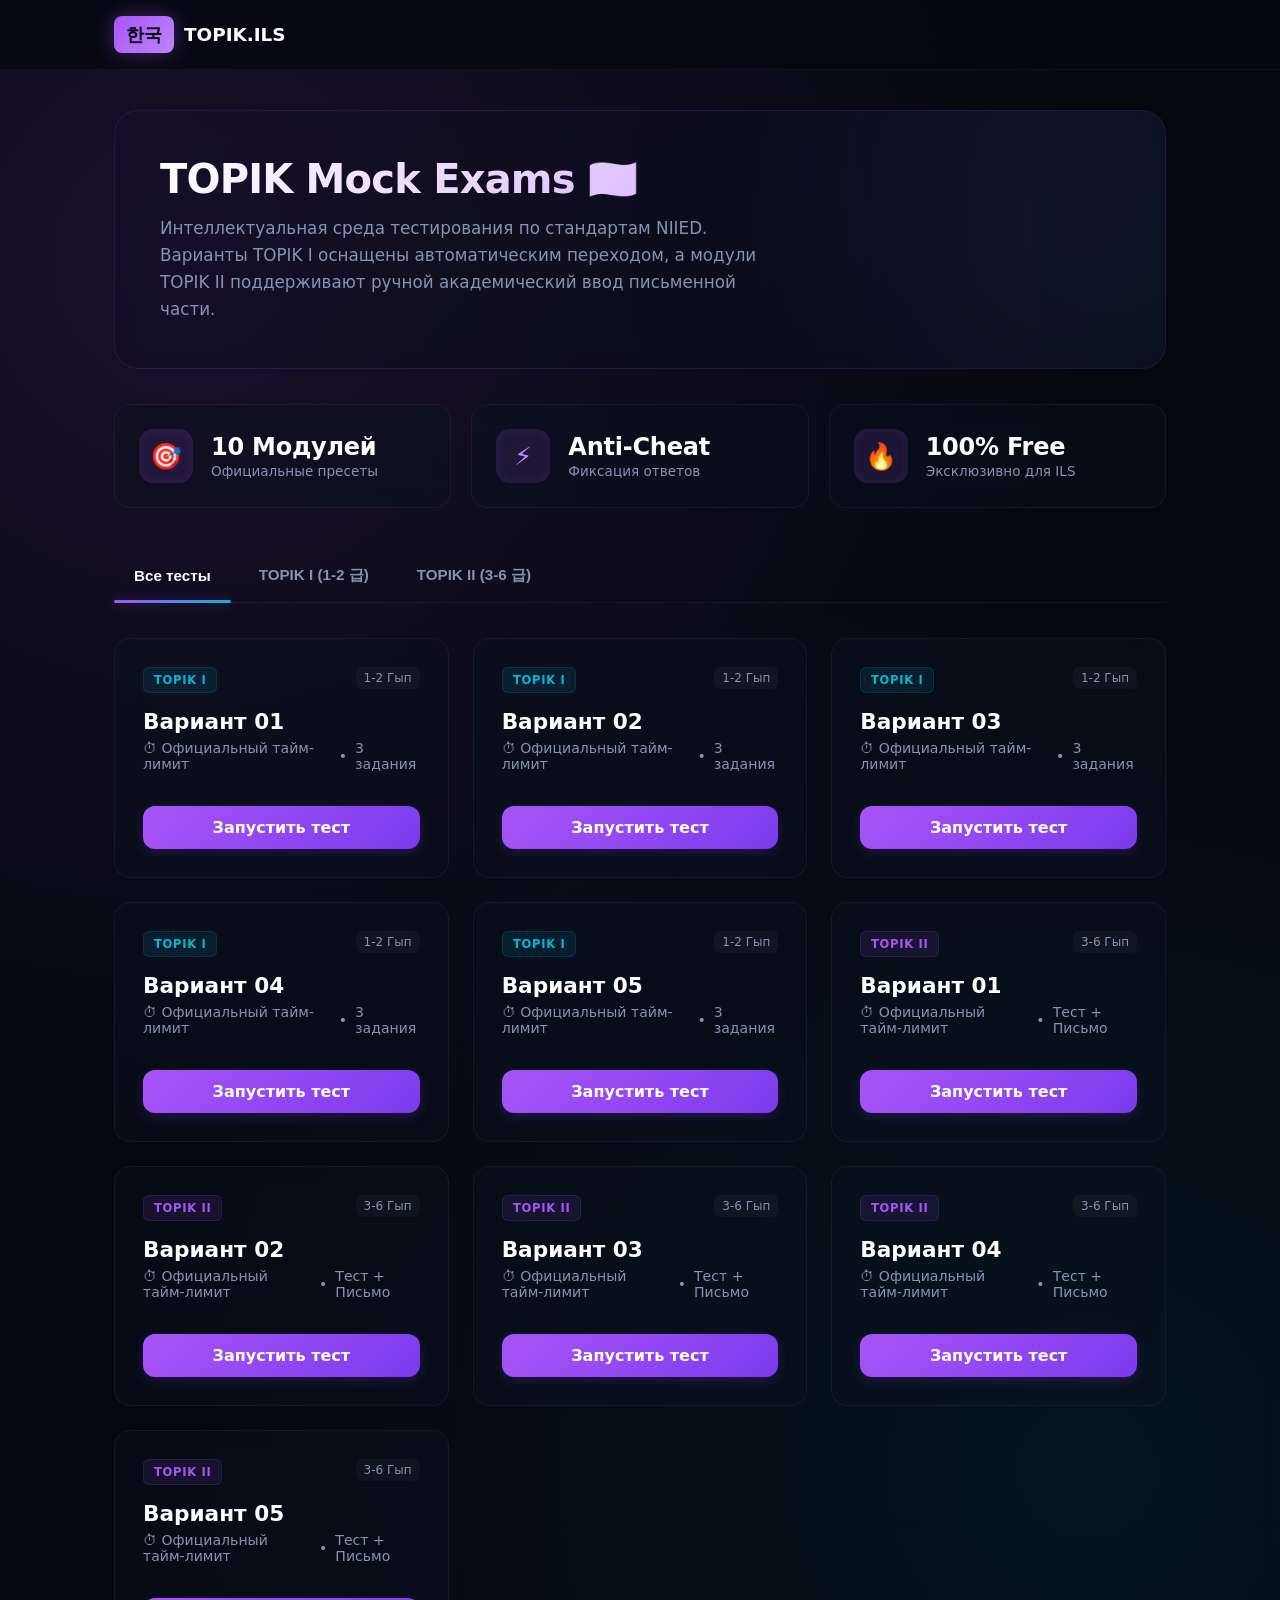
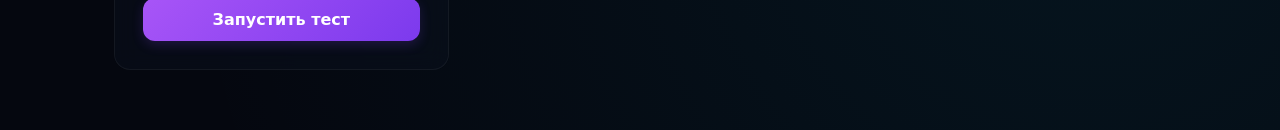
<file: index.html>
<!DOCTYPE html>
<html lang="ru">
<head>
  <meta charset="UTF-8">
  <meta name="viewport" content="width=device-width, initial-scale=1.0">
  <title>Панель управления TOPIK · ILS Ultimate</title>
  <style>
    /* Премиальная дизайн-система нового поколения */
    :root {
      --primary: #a855f7;
      --primary-glow: rgba(168, 85, 247, 0.35);
      --cyan: #06b6d4;
      --cyan-glow: rgba(6, 182, 212, 0.25);
      --bg-main: #05070f;
      --bg-card: rgba(13, 18, 33, 0.45);
      --border: rgba(255, 255, 255, 0.05);
      --border-hover: rgba(168, 85, 247, 0.4);
      --text-main: #f3f4f6;
      --text-muted: #8892b0;
      --radius-lg: 24px;
      --radius-md: 16px;
    }

    * { box-sizing: border-box; margin: 0; padding: 0; transition: all 0.25s cubic-bezier(0.4, 0, 0.2, 1); }

    body {
      background-color: var(--bg-main);
      background-image: 
        radial-gradient(circle at 15% 15%, rgba(168, 85, 247, 0.12) 0%, transparent 50%),
        radial-gradient(circle at 85% 85%, rgba(6, 182, 212, 0.08) 0%, transparent 50%);
      font-family: system-ui, -apple-system, BlinkMacSystemFont, 'Segoe UI', Roboto, sans-serif;
      color: var(--text-main);
      min-height: 100vh;
      padding-bottom: 60px;
    }

    .container { max-width: 1100px; margin: 0 auto; padding: 0 24px; }

    /* Верхнее меню (Верхний стеклянный Хедер) */
    .site-header {
      background: rgba(5, 7, 15, 0.75);
      backdrop-filter: blur(20px);
      -webkit-backdrop-filter: blur(20px);
      border-bottom: 1px solid var(--border);
      position: sticky;
      top: 0;
      z-index: 100;
      padding: 16px 0;
    }
    .header-inner { display: flex; justify-content: space-between; align-items: center; }
    .logo { display: flex; align-items: center; gap: 10px; text-decoration: none; color: #fff; font-weight: 700; font-size: 1.15rem; }
    
    .logo-kor {
      background: linear-gradient(135deg, var(--primary), #c084fc);
      color: #05070f;
      font-weight: 800;
      padding: 6px 12px;
      border-radius: 8px;
      box-shadow: 0 0 20px var(--primary-glow);
    }

    /* Приветственный блок Кибер-Премиум */
    .welcome-hero {
      background: linear-gradient(135deg, rgba(20, 15, 38, 0.6), rgba(9, 13, 26, 0.7));
      border: 1px solid rgba(168, 85, 247, 0.15);
      border-radius: var(--radius-lg);
      padding: 45px;
      margin-top: 40px;
      margin-bottom: 35px;
      position: relative;
      overflow: hidden;
      backdrop-filter: blur(10px);
    }
    .welcome-hero::after {
      content: ''; position: absolute; top: -30%; right: -10%; width: 350px; height: 350px;
      background: linear-gradient(135deg, var(--primary), var(--cyan)); filter: blur(140px); opacity: 0.15; pointer-events: none;
    }
    .welcome-hero h1 {
      font-size: 2.5rem; font-weight: 850; letter-spacing: -0.02em;
      background: linear-gradient(135deg, #ffffff, #c084fc); -webkit-background-clip: text; -webkit-text-fill-color: transparent;
      margin-bottom: 12px;
    }

    /* Прокачанная статистика */
    .stats-grid {
      display: grid; grid-template-columns: repeat(auto-fit, minmax(240px, 1fr)); gap: 20px; margin-bottom: 45px;
    }
    .stat-card {
      background: var(--bg-card); border: 1px solid var(--border); border-radius: var(--radius-md);
      padding: 24px; display: flex; align-items: center; gap: 18px; backdrop-filter: blur(12px);
    }
    .stat-card:hover { border-color: rgba(255, 255, 255, 0.1); transform: translateY(-2px); }
    .stat-icon {
      font-size: 1.6rem; background: rgba(168, 85, 247, 0.12); width: 54px; height: 54px;
      display: flex; align-items: center; justify-content: center; border-radius: 14px; color: #c084fc;
      box-shadow: inset 0 0 12px rgba(168, 85, 247, 0.1);
    }
    .stat-val { font-size: 1.5rem; font-weight: 750; color: #fff; letter-spacing: -0.01em; }
    .stat-lbl { font-size: 0.85rem; color: var(--text-muted); margin-top: 2px; }

    /* Таб-фильтр уровней */
    .filter-tabs { display: flex; gap: 8px; margin-bottom: 35px; border-bottom: 1px solid var(--border); padding-bottom: 4px; }
    
    .filter-btn {
      background: transparent; border: none; color: var(--text-muted); font-size: 0.95rem; font-weight: 600;
      padding: 12px 20px; cursor: pointer; position: relative; border-radius: 8px;
    }
    .filter-btn:hover { color: #fff; background: rgba(255, 255, 255, 0.03); }
    .filter-btn.active { color: #fff; }
    .filter-btn.active::after {
      content: ''; position: absolute; bottom: -5px; left: 0; right: 0; height: 3px;
      background: linear-gradient(90deg, var(--primary), var(--cyan)); border-radius: 3px;
      box-shadow: 0 0 12px var(--primary-glow);
    }

    /* Мощная сетка карточек */
    .variants-grid {
      display: grid; grid-template-columns: repeat(auto-fill, minmax(280px, 1fr)); gap: 24px;
    }
    .variant-card {
      background: var(--bg-card); border: 1px solid var(--border); border-radius: var(--radius-md);
      padding: 28px; position: relative; overflow: hidden; backdrop-filter: blur(12px);
      display: flex; flex-direction: column; justify-content: space-between; min-height: 240px;
    }
    .variant-card:hover {
      border-color: var(--border-hover); transform: translateY(-6px);
      box-shadow: 0 15px 35px rgba(168, 85, 247, 0.12), inset 0 0 20px rgba(168, 85, 247, 0.05);
    }
    
    .card-header-zone { display: flex; justify-content: space-between; align-items: flex-start; margin-bottom: 16px; }
    
    .card-badge {
      font-size: 0.72rem; font-weight: 700; text-transform: uppercase; letter-spacing: 0.06em;
      padding: 5px 10px; border-radius: 6px; display: inline-block;
    }
    .badge-topik1 { color: var(--cyan); background: rgba(6, 182, 212, 0.1); border: 1px solid rgba(6, 182, 212, 0.15); }
    .badge-topik2 { color: var(--primary); background: rgba(168, 85, 247, 0.1); border: 1px solid rgba(168, 85, 247, 0.15); }

    .gyp-indicator { font-size: 0.75rem; color: var(--text-muted); font-weight: 500; background: rgba(255,255,255,0.03); padding: 4px 8px; border-radius: 6px; }

    .variant-card h4 { font-size: 1.35rem; font-weight: 750; color: #fff; margin-bottom: 6px; }
    .card-meta { font-size: 0.88rem; color: var(--text-muted); margin-bottom: 24px; display: flex; align-items: center; gap: 8px; }

    .btn-launch {
      background: linear-gradient(135deg, var(--primary), #7c3aed); color: #fff; font-weight: 700;
      text-align: center; padding: 12px 0; border-radius: 12px; display: block; text-decoration: none;
      box-shadow: 0 4px 12px rgba(124, 58, 237, 0.2); margin-top: auto;
    }
    .btn-launch:hover { opacity: 0.95; transform: scale(1.01); box-shadow: 0 0 20px rgba(124, 58, 237, 0.45); }
  </style>
</head>
<body>

  <header class="site-header">
    <div class="container header-inner">
      <a href="index.html" class="logo">
        <span class="logo-kor">한국</span>
        <span>TOPIK.ILS</span>
      </a>
    </div>
  </header>

  <main class="container">
    <div class="welcome-hero">
      <h1>TOPIK Mock Exams 🇰🇷</h1>
      <p style="color: var(--text-muted); max-width: 620px; line-height: 1.6; font-size: 1.05rem;">
        Интеллектуальная среда тестирования по стандартам NIIED. Варианты TOPIK I оснащены автоматическим переходом, а модули TOPIK II поддерживают ручной академический ввод письменной части.
      </p>
    </div>

    <div class="stats-grid">
      <div class="stat-card">
        <div class="stat-icon">🎯</div>
        <div>
          <div class="stat-val">10 Модулей</div>
          <div class="stat-lbl">Официальные пресеты</div>
        </div>
      </div>
      <div class="stat-card">
        <div class="stat-icon">⚡</div>
        <div>
          <div class="stat-val">Anti-Cheat</div>
          <div class="stat-lbl">Фиксация ответов</div>
        </div>
      </div>
      <div class="stat-card">
        <div class="stat-icon">🔥</div>
        <div>
          <div class="stat-val">100% Free</div>
          <div class="stat-lbl">Эксклюзивно для ILS</div>
        </div>
      </div>
    </div>

    <div class="filter-tabs">
      <button class="filter-btn active" onclick="switchLevel(event, 'all')">Все тесты</button>
      <button class="filter-btn" onclick="switchLevel(event, 'topik1')">TOPIK I (1-2 급)</button>
      <button class="filter-btn" onclick="switchLevel(event, 'topik2')">TOPIK II (3-6 급)</button>
    </div>

    <div class="variants-grid" id="variants-container"></div>
  </main>

  <script>
    'use strict';

    // Официальный архитектурный пул метаданных для 10 вариантов
    const examData = [
      // TOPIK I Пулы
      { id: 'topik1-v1', level: 'topik1', levelName: 'TOPIK I', name: 'Вариант 01', meta: '3 задания', gyps: '1-2 Гып', type: 'badge-topik1' },
      { id: 'topik1-v2', level: 'topik1', levelName: 'TOPIK I', name: 'Вариант 02', meta: '3 задания', gyps: '1-2 Гып', type: 'badge-topik1' },
      { id: 'topik1-v3', level: 'topik1', levelName: 'TOPIK I', name: 'Вариант 03', meta: '3 задания', gyps: '1-2 Гып', type: 'badge-topik1' },
      { id: 'topik1-v4', level: 'topik1', levelName: 'TOPIK I', name: 'Вариант 04', meta: '3 задания', gyps: '1-2 Гып', type: 'badge-topik1' },
      { id: 'topik1-v5', level: 'topik1', levelName: 'TOPIK I', name: 'Вариант 05', meta: '3 задания', gyps: '1-2 Гып', type: 'badge-topik1' },
      
      // TOPIK II Пулы
      { id: 'topik2-v1', level: 'topik2', levelName: 'TOPIK II', name: 'Вариант 01', meta: 'Тест + Письмо', gyps: '3-6 Гып', type: 'badge-topik2' },
      { id: 'topik2-v2', level: 'topik2', levelName: 'TOPIK II', name: 'Вариант 02', meta: 'Тест + Письмо', gyps: '3-6 Гып', type: 'badge-topik2' },
      { id: 'topik2-v3', level: 'topik2', levelName: 'TOPIK II', name: 'Вариант 03', meta: 'Тест + Письмо', gyps: '3-6 Гып', type: 'badge-topik2' },
      { id: 'topik2-v4', level: 'topik2', levelName: 'TOPIK II', name: 'Вариант 04', meta: 'Тест + Письмо', gyps: '3-6 Гып', type: 'badge-topik2' },
      { id: 'topik2-v5', level: 'topik2', levelName: 'TOPIK II', name: 'Вариант 05', meta: 'Тест + Письмо', gyps: '3-6 Гып', type: 'badge-topik2' }
    ];

    function renderCards(filter = 'all') {
      const container = document.getElementById('variants-container');
      if (!container) return;
      container.innerHTML = '';

      examData.forEach(exam => {
        if (filter !== 'all' && exam.level !== filter) return;

        const card = document.createElement('div');
        card.className = 'variant-card';
        card.innerHTML = `
          <div>
            <div class="card-header-zone">
              <span class="card-badge ${exam.type}">${exam.levelName}</span>
              <span class="gyp-indicator">${exam.gyps}</span>
            </div>
            <h4>${exam.name}</h4>
            <div class="card-meta">
              <span>⏱ Официальный тайм-лимит</span> • <span>${exam.meta}</span>
            </div>
          </div>
          <a href="test.html?exam=${exam.id}" class="btn-launch">Запустить тест</a>
        `;
        container.appendChild(card);
      });
    }

    function switchLevel(e, level) {
      // Изолированное безопасное переключение классов активного состояния
      const buttons = document.querySelectorAll('.filter-btn');
      buttons.forEach(btn => btn.classList.remove('active'));
      
      if (e && e.currentTarget) {
        e.currentTarget.classList.add('active');
      }

      renderCards(level);
    }

    // Инициализация рендеринга при загрузке DOM-дерева
    document.addEventListener('DOMContentLoaded', () => renderCards('all'));
  </script>
</body>
</html>
</file>
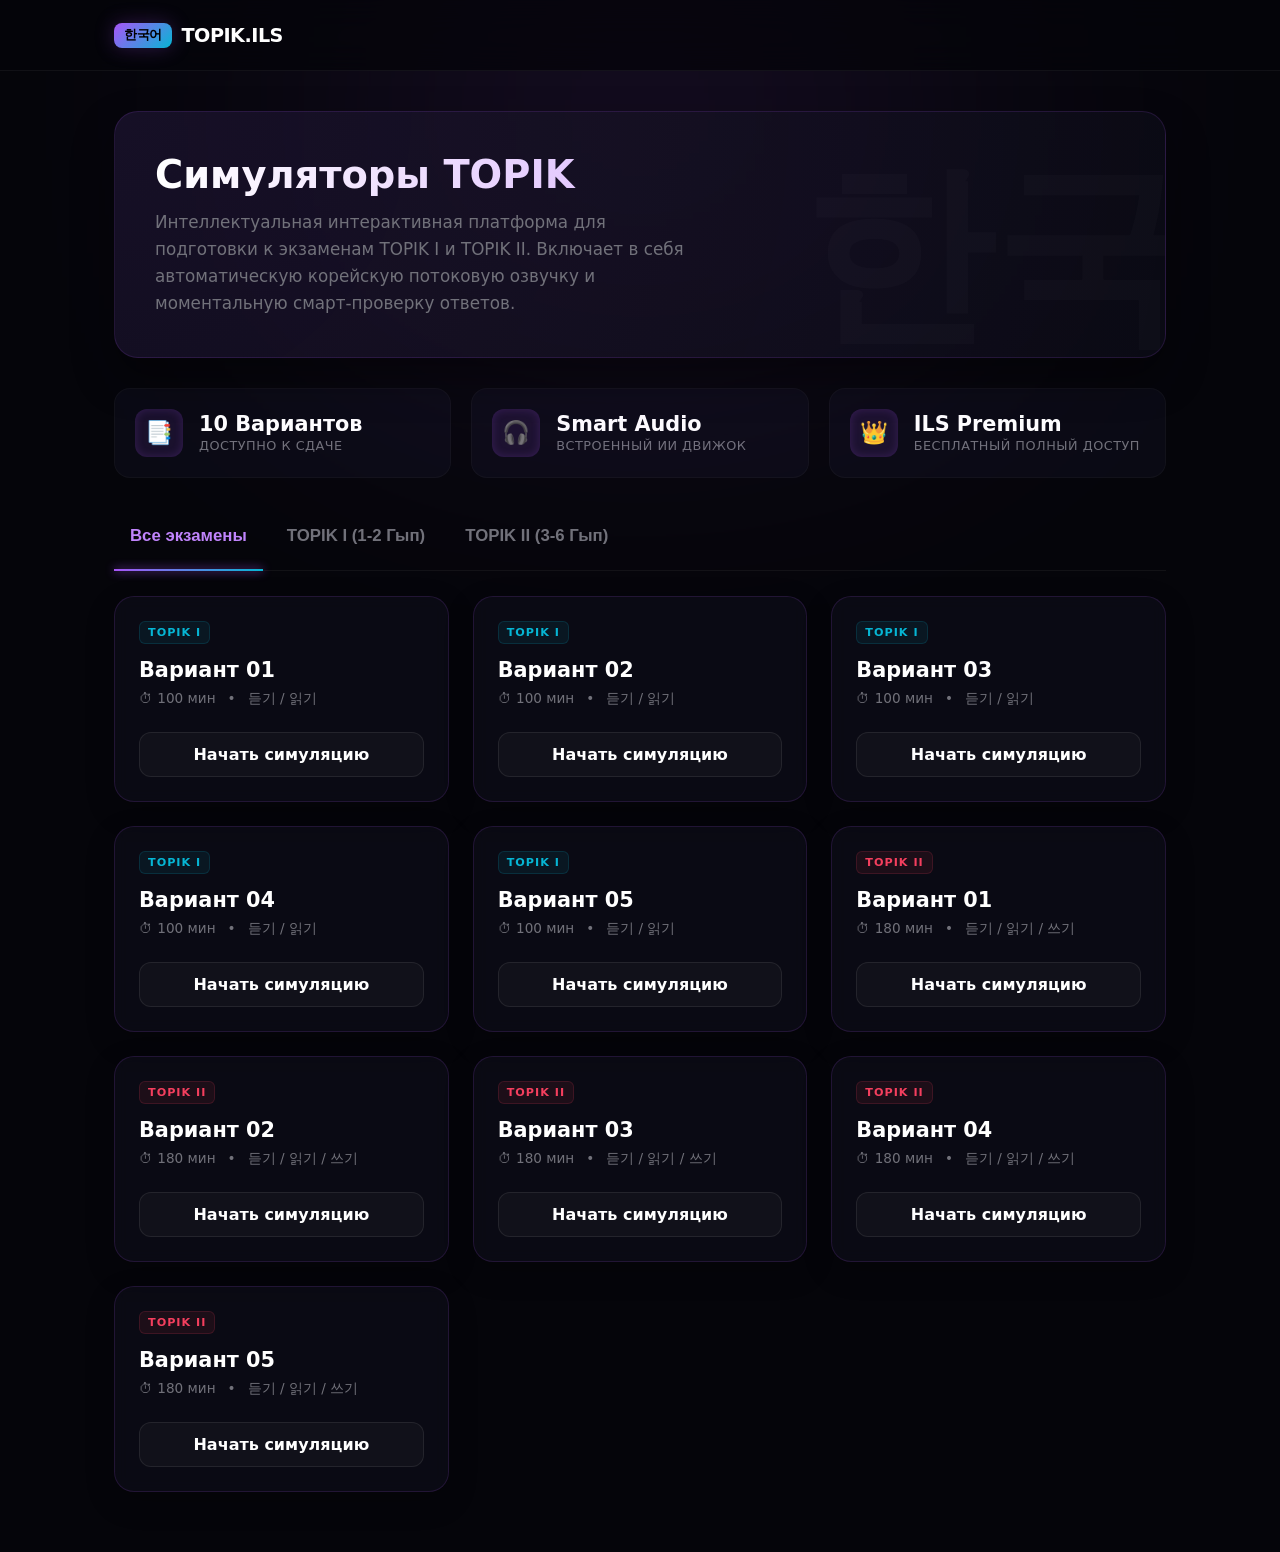
<file: dashboard.html>
<!DOCTYPE html>
<html lang="ru">
<head>
  <meta charset="UTF-8">
  <meta name="viewport" content="width=device-width, initial-scale=1.0">
  <title>ILS TOPIK Hub · Премиум Дашборд</title>
  <style>
    /* Премиальная дизайн-система Кибер-Люкс */
    :root {
      --bg: #05050a;
      --card-bg: rgba(13, 13, 25, 0.7);
      --border: rgba(168, 85, 247, 0.15);
      --border-hover: rgba(168, 85, 247, 0.4);
      --text: #f3f4f6;
      --text-muted: #71717a;
      --purple: #a855f7;
      --purple-glow: rgba(168, 85, 247, 0.25);
      --cyan: #06b6d4;
    }

    * { 
      box-sizing: border-box; 
      margin: 0; 
      padding: 0; 
      transition: all 0.3s cubic-bezier(0.4, 0, 0.2, 1); 
    }

    body {
      background-color: var(--bg);
      color: var(--text);
      font-family: system-ui, -apple-system, BlinkMacSystemFont, sans-serif;
      min-height: 100vh;
      overflow-x: hidden;
      padding-bottom: 60px;
    }

    /* Фоновое свечение */
    body::before {
      content: ''; 
      position: absolute; 
      top: -10%; 
      left: 50%; 
      transform: translateX(-50%);
      width: 600px; 
      height: 400px; 
      background: var(--purple); 
      filter: blur(150px); 
      opacity: 0.12; 
      pointer-events: none;
    }

    .container { 
      max-width: 1100px; 
      margin: 0 auto; 
      padding: 0 24px; 
    }

    /* Навигация */
    .header {
      backdrop-filter: blur(16px); 
      background: rgba(5, 5, 10, 0.75);
      border-bottom: 1px solid rgba(255, 255, 255, 0.05); 
      position: sticky; 
      top: 0; 
      z-index: 50;
    }
    
    .header-inner { 
      height: 70px; 
      display: flex; 
      align-items: center; 
      justify-content: space-between; 
    }
    
    .logo { 
      display: flex; 
      align-items: center; 
      gap: 10px; 
      text-decoration: none; 
      font-weight: 800; 
      font-size: 1.2rem; 
      color: #fff; 
      letter-spacing: -0.5px; 
    }
    
    .logo-badge { 
      background: linear-gradient(135deg, var(--purple), var(--cyan)); 
      color: #000; 
      padding: 4px 10px; 
      border-radius: 8px; 
      font-size: 0.8rem; 
      font-weight: 900; 
      box-shadow: 0 0 20px var(--purple-glow); 
    }
    
    /* Главный баннер */
    .hero {
      background: radial-gradient(circle at top left, rgba(168, 85, 247, 0.08), transparent), var(--card-bg);
      border: 1px solid var(--border); 
      border-radius: 24px; 
      padding: 40px; 
      margin-top: 40px; 
      position: relative; 
      overflow: hidden;
      box-shadow: 0 20px 40px rgba(0,0,0,0.4);
    }
    
    .hero h1 { 
      font-size: 2.4rem; 
      font-weight: 900; 
      background: linear-gradient(to right, #fff, #c084fc); 
      -webkit-background-clip: text; 
      -webkit-text-fill-color: transparent; 
      margin-bottom: 12px; 
    }
    
    .hero p { 
      color: var(--text-muted); 
      max-width: 550px; 
      line-height: 1.6; 
      font-size: 1.05rem; 
    }
    
    .kr-decor { 
      position: absolute; 
      right: -20px; 
      bottom: -30px; 
      font-size: 12rem; 
      font-weight: 900; 
      color: rgba(255,255,255,0.02); 
      pointer-events: none; 
      user-select: none; 
    }

    /* Виджеты статистики */
    .stats-row { 
      display: grid; 
      grid-template-columns: repeat(auto-fit, minmax(240px, 1fr)); 
      gap: 20px; 
      margin-top: 30px; 
    }
    
    .stat-card { 
      background: var(--card-bg); 
      border: 1px solid rgba(255,255,255,0.03); 
      border-radius: 16px; 
      padding: 20px; 
      display: flex; 
      align-items: center; 
      gap: 16px; 
    }
    
    .stat-card:hover { 
      border-color: rgba(168, 85, 247, 0.2); 
      background: rgba(168, 85, 247, 0.03); 
    }
    
    .stat-icon { 
      width: 48px; 
      height: 48px; 
      background: rgba(168, 85, 247, 0.1); 
      border-radius: 12px; 
      display: flex; 
      align-items: center; 
      justify-content: center; 
      font-size: 1.4rem; 
      color: #c084fc; 
      box-shadow: inset 0 0 10px rgba(168,85,247,0.2); 
    }
    
    .stat-num { 
      font-size: 1.3rem; 
      font-weight: 700; 
      color: #fff; 
    }
    
    .stat-title { 
      font-size: 0.8rem; 
      color: var(--text-muted); 
      text-transform: uppercase; 
      letter-spacing: 0.5px; 
      margin-top: 2px; 
    }

    /* Вкладки переключения */
    .tabs-nav { 
      display: flex; 
      gap: 8px; 
      margin: 40px 0 25px 0; 
      border-bottom: 1px solid rgba(255,255,255,0.05); 
      padding-bottom: 16px; 
    }
    
    .tab-btn { 
      background: transparent; 
      border: none; 
      color: var(--text-muted); 
      font-size: 1.05rem; 
      font-weight: 600; 
      padding: 8px 16px; 
      cursor: pointer; 
      position: relative; 
    }
    
    .tab-btn:hover { color: #fff; }
    .tab-btn.active { color: #c084fc; }
    .tab-btn.active::after { 
      content: ''; 
      position: absolute; 
      bottom: -17px; 
      left: 0; 
      right: 0; 
      height: 2px; 
      background: linear-gradient(90deg, var(--purple), var(--cyan)); 
      box-shadow: 0 0 10px var(--purple); 
    }

    /* Сетка и семантичные интерактивные карточки */
    .grid { 
      display: grid; 
      grid-template-columns: repeat(auto-fill, minmax(260px, 1fr)); 
      gap: 24px; 
    }
    
    /* Карточка теперь является ссылкой целиком */
    .card {
      background: var(--card-bg); 
      border: 1px solid var(--border); 
      border-radius: 20px; 
      padding: 24px; 
      display: flex; 
      flex-direction: column; 
      justify-content: space-between; 
      min-height: 200px;
      position: relative; 
      overflow: hidden; 
      backdrop-filter: blur(8px); 
      box-shadow: 0 10px 30px rgba(0,0,0,0.2);
      text-decoration: none;
    }
    
    .card::before { 
      content: ''; 
      position: absolute; 
      top: 0; 
      left: 0; 
      width: 100%; 
      height: 100%; 
      background: linear-gradient(45deg, transparent, rgba(168, 85, 247, 0.03), transparent); 
      transform: translateX(-100%); 
      transition: 0.6s; 
    }
    
    .card:hover::before { transform: translateX(100%); }
    
    .card:hover { 
      border-color: var(--border-hover); 
      transform: translateY(-4px); 
      box-shadow: 0 12px 30px var(--purple-glow); 
    }
    
    /* Оптимизированное скрытие для мгновенной фильтрации */
    .card.hidden {
      display: none;
    }
    
    .card-lvl { 
      font-size: 0.7rem; 
      font-weight: 800; 
      text-transform: uppercase; 
      letter-spacing: 1px; 
      color: var(--cyan); 
      background: rgba(6, 182, 212, 0.08); 
      border: 1px solid rgba(6, 182, 212, 0.15); 
      padding: 4px 8px; 
      border-radius: 6px; 
      display: inline-block; 
      align-self: flex-start; 
    }
    
    .card.topik2 .card-lvl { 
      color: #f43f5e; 
      background: rgba(244, 63, 94, 0.08); 
      border-color: rgba(244, 63, 94, 0.15); 
    }
    
    .card-title { font-size: 1.3rem; font-weight: 700; color: #fff; margin-top: 14px; }
    .card-meta { display: flex; gap: 12px; font-size: 0.85rem; color: var(--text-muted); margin: 8px 0 24px 0; }
    
    .card-btn {
      background: rgba(255, 255, 255, 0.03); 
      border: 1px solid rgba(255, 255, 255, 0.08); 
      color: #fff; 
      font-weight: 600; 
      text-align: center; 
      padding: 12px 0; 
      border-radius: 12px; 
    }
    
    .card:hover .card-btn { 
      background: linear-gradient(135deg, var(--purple), #7c3aed); 
      border-color: transparent; 
      box-shadow: 0 4px 15px rgba(124, 58, 237, 0.3); 
    }
  </style>
</head>
<body>

  <header class="header">
    <div class="container header-inner">
      <a href="index.html" class="logo">
        <span class="logo-badge">한국어</span>
        <span>TOPIK.ILS</span>
      </a>
    </div>
  </header>

  <main class="container">
    <div class="hero">
      <div class="kr-decor">한국</div>
      <h1>Симуляторы TOPIK</h1>
      <p>Интеллектуальная интерактивная платформа для подготовки к экзаменам TOPIK I и TOPIK II. Включает в себя автоматическую корейскую потоковую озвучку и моментальную смарт-проверку ответов.</p>
    </div>

    <div class="stats-row">
      <div class="stat-card">
        <div class="stat-icon" aria-hidden="true">📑</div>
        <div>
          <div class="stat-num">10 Вариантов</div>
          <div class="stat-title">Доступно к сдаче</div>
        </div>
      </div>
      <div class="stat-card">
        <div class="stat-icon" aria-hidden="true">🎧</div>
        <div>
          <div class="stat-num">Smart Audio</div>
          <div class="stat-title">Встроенный ИИ движок</div>
        </div>
      </div>
      <div class="stat-card">
        <div class="stat-icon" aria-hidden="true">👑</div>
        <div>
          <div class="stat-num">ILS Premium</div>
          <div class="stat-title">Бесплатный полный доступ</div>
        </div>
      </div>
    </div>

    <nav class="tabs-nav" aria-label="Фильтр тестов">
      <button class="tab-btn active" data-filter="all">Все экзамены</button>
      <button class="tab-btn" data-filter="topik1">TOPIK I (1-2 Гып)</button>
      <button class="tab-btn" data-filter="topik2">TOPIK II (3-6 Гып)</button>
    </nav>

    <div class="grid" id="exams-grid"></div>
  </main>

  <script>
    // Инкапсулируем логику в самовызывающуюся функцию (IIFE), оберегая глобальную область видимости
    (() => {
      'use strict';

      // 1. Конфигурация реальных экзаменационных данных
      const exams = [];
      
      // Генерация тестов TOPIK I (Аутентичные 100 минут)
      for (let i = 1; i <= 5; i++) {
        exams.push({ 
          id: `topik1-v${i}`, 
          tag: 'topik1', 
          label: 'TOPIK I', 
          title: `Вариант 0${i}`, 
          duration: '100 мин', 
          sections: '듣기 / 읽기' 
        });
      }
      
      // Генерация тестов TOPIK II (Аутентичные 180 минут суммарно)
      for (let i = 1; i <= 5; i++) {
        exams.push({ 
          id: `topik2-v${i}`, 
          tag: 'topik2', 
          label: 'TOPIK II', 
          title: `Вариант 0${i}`, 
          duration: '180 мин', 
          sections: '듣기 / 읽기 / 쓰기' 
        });
      }

      // 2. Инициализация и рендеринг (Один раз при загрузке)
      function initGrid() {
        const grid = document.getElementById('exams-grid');
        if (!grid) return;

        // Создаем DocumentFragment для минимизации лагов отрисовки (Reflow)
        const fragment = document.createDocumentFragment();

        exams.forEach(ex => {
          const card = document.createElement('a');
          card.href = `test.html?exam=${ex.id}`;
          card.className = `card ${ex.tag}`;
          card.setAttribute('data-type', ex.tag);
          card.innerHTML = `
            <div>
              <span class="card-lvl">${ex.label}</span>
              <h3 class="card-title">${ex.title}</h3>
              <div class="card-meta">
                <span>⏱ ${ex.duration}</span>
                <span>•</span>
                <span>${ex.sections}</span>
              </div>
            </div>
            <div class="card-btn">Начать симуляцию</div>
          `;
          fragment.appendChild(card);
        });

        grid.appendChild(fragment);
      }

      // 3. Мгновенная фильтрация через CSS-классы (Без пересоздания DOM)
      function handleFilter(event) {
        const clickedBtn = event.target.closest('.tab-btn');
        if (!clickedBtn) return;

        // Переключение активного класса у кнопок
        document.querySelectorAll('.tab-btn').forEach(btn => btn.classList.remove('active'));
        clickedBtn.classList.add('active');

        // Управление видимостью карточек
        const filterValue = clickedBtn.getAttribute('data-filter');
        document.querySelectorAll('.card').forEach(card => {
          const cardType = card.getAttribute('data-type');
          if (filterValue === 'all' || cardType === filterValue) {
            card.classList.remove('hidden');
          } else {
            card.classList.add('hidden');
          }
        });
      }

      // 4. Привязка обработчиков событий (Современный Event Delegation)
      document.addEventListener('DOMContentLoaded', () => {
        initGrid();
        
        const nav = document.querySelector('.tabs-nav');
        if (nav) {
          nav.addEventListener('click', handleFilter);
        }
      });
    })();
  </script>
</body>
</html>
</file>
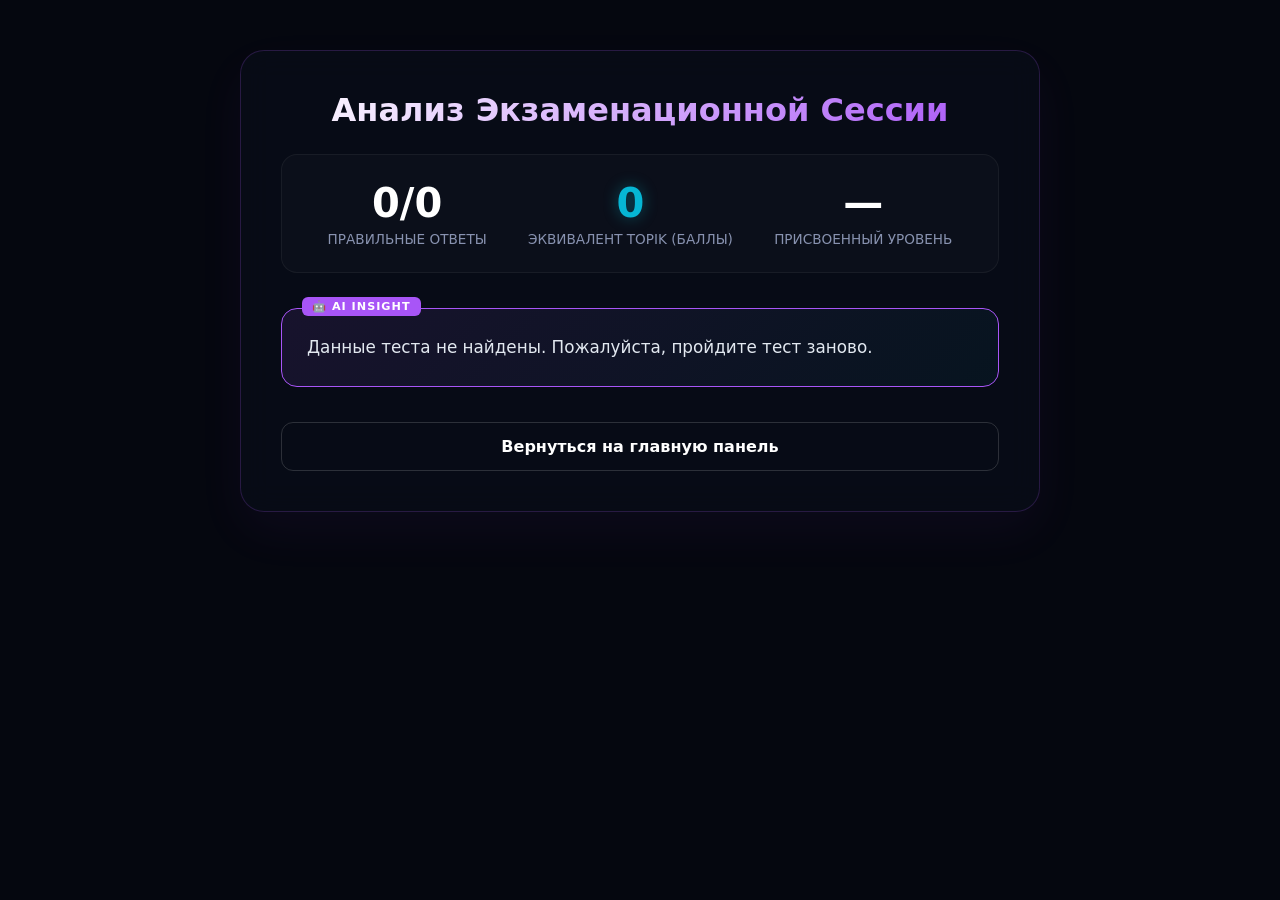
<file: results.html>
<!DOCTYPE html>
<html lang="ru">
<head>
  <meta charset="UTF-8">
  <meta name="viewport" content="width=device-width, initial-scale=1.0">
  <title>ИИ-Аналитика результатов · TOPIK ILS</title>
  <style>
    :root {
      --bg: #05070f;
      --card-bg: rgba(13, 18, 33, 0.45);
      --border: rgba(168, 85, 247, 0.2);
      --text: #f3f4f6;
      --text-muted: #8892b0;
      --purple: #a855f7;
      --cyan: #06b6d4;
      --success: #10b981;
    }

    * { box-sizing: border-box; margin: 0; padding: 0; transition: all 0.25s ease; }
    body {
      background-color: var(--bg);
      color: var(--text);
      font-family: system-ui, -apple-system, sans-serif;
      padding: 50px 20px;
    }
    .container { max-width: 800px; margin: 0 auto; }

    .result-card {
      background: var(--card-bg);
      border: 1px solid var(--border);
      border-radius: 24px;
      padding: 40px;
      backdrop-filter: blur(15px);
      box-shadow: 0 20px 50px rgba(168, 85, 247, 0.05);
    }

    h1 {
      font-size: 2rem;
      background: linear-gradient(135deg, #fff, var(--purple));
      -webkit-background-clip: text;
      -webkit-text-fill-color: transparent;
      margin-bottom: 25px;
      text-align: center;
    }

    .score-board {
      display: flex;
      justify-content: space-around;
      align-items: center;
      background: rgba(255,255,255,0.02);
      border-radius: 16px;
      padding: 25px;
      margin-bottom: 35px;
      border: 1px solid rgba(255,255,255,0.05);
    }

    .score-item { text-align: center; }
    .score-val { font-size: 2.5rem; font-weight: 850; color: #fff; }
    .score-val.highlight { color: var(--cyan); text-shadow: 0 0 15px rgba(6, 182, 212, 0.4); }
    .score-lbl { font-size: 0.85rem; color: var(--text-muted); text-transform: uppercase; margin-top: 5px; }

    /* Блок ИИ Фидбека */
    .ai-feedback-box {
      background: linear-gradient(135deg, rgba(168, 85, 247, 0.1), rgba(6, 182, 212, 0.05));
      border: 1px solid var(--purple);
      border-radius: 16px;
      padding: 25px;
      margin-bottom: 35px;
      position: relative;
    }
    .ai-feedback-box::before {
      content: '🤖 AI INSIGHT';
      position: absolute;
      top: -12px; left: 20px;
      background: var(--purple);
      color: #fff; font-size: 0.7rem; font-weight: 800;
      padding: 3px 10px; border-radius: 6px; letter-spacing: 1px;
    }
    .ai-text { font-size: 1.05rem; line-height: 1.6; color: #e2e8f0; }

    .btn-home {
      display: block; text-align: center; background: transparent;
      border: 1px solid rgba(255,255,255,0.15); color: #fff;
      padding: 14px; border-radius: 12px; font-weight: 600; text-decoration: none;
    }
    .btn-home:hover { background: #fff; color: #000; }
  </style>
</head>
<body>

  <div class="container">
    <div class="result-card">
      <h1>Анализ Экзаменационной Сессии</h1>

      <div class="score-board">
        <div class="score-item">
          <div class="score-val" id="correct-ratio">0/0</div>
          <div class="score-lbl">Правильные ответы</div>
        </div>
        <div class="score-item">
          <div class="score-val highlight" id="calculated-score">0</div>
          <div class="score-lbl">Эквивалент TOPIK (Баллы)</div>
        </div>
        <div class="score-item">
          <div class="score-val" id="grade-level">—</div>
          <div class="score-lbl">Присвоенный уровень</div>
        </div>
      </div>

      <div class="ai-feedback-box">
        <p class="ai-text" id="ai-comment">Генерирую экспертный отзыв ИИ...</p>
      </div>

      <a href="index.html" class="btn-home">Вернуться на главную панель</a>
    </div>
  </div>

  <script>
    document.addEventListener('DOMContentLoaded', () => {
      // Извлекаем данные из хранилища сессии
      const rawData = sessionStorage.getItem('topik_last_results');
      if (!rawData) {
        document.getElementById('ai-comment').textContent = "Данные теста не найдены. Пожалуйста, пройдите тест заново.";
        return;
      }

      const report = JSON.parse(rawData);
      const isTopik2 = report.examKey.includes('topik2');
      
      // Вычисляем процент успеха
      const percent = report.correctCount / report.totalQuestions;
      
      // Адаптируем под реальную 300-балльную систему TOPIK II (или 200-балльную для TOPIK I)
      const maxScale = isTopik2 ? 300 : 200;
      const finalScore = Math.round(percent * maxScale);

      // Рассчитываем Гып (Уровень) по официальной шкале NIIED
      let grade = "❌ Не сдан";
      if (isTopik2) {
        if (finalScore >= 230) grade = "6 급 (Высший)";
        else if (finalScore >= 190) grade = "5 급 (Продвинутый)";
        else if (finalScore >= 150) grade = "4 급 (Средний)";
        else if (finalScore >= 120) grade = "3 급 (Порог Профессионального)";
      } else {
        if (finalScore >= 140) grade = "2 급 (Базовый)";
        else if (finalScore >= 80) grade = "1 급 (Элементарный)";
      }

      // Выводим сухие цифры
      document.getElementById('correct-ratio').textContent = `${report.correctCount} / ${report.totalQuestions}`;
      document.getElementById('calculated-score').textContent = `${finalScore} / ${maxScale}`;
      document.getElementById('grade-level').textContent = grade;

      // ГЕНЕРАЦИЯ ЖИВОГО ИИ-ФИДБЕКА
      const aiTextEl = document.getElementById('ai-comment');
      
      if (isTopik2 && finalScore === 120) {
        aiTextEl.innerHTML = `🌟 <strong>Феноменально! ИИ зафиксировал аномалию!</strong> Ты набрал ровно 120 баллов на TOPIK II — а это железобетонный <strong>3 Гып</strong> (первая ступень среднего уровня)! <br><br>Если ты сделал это без знания корейской графики, то твоя интуиция развита на уровне топ-менеджеров блокчейн-платформ, либо корейские боги иммиграции лично благословили твои клики. Для честного подтверждения этого результата рекомендую изучить структуру грамматик <em>-다시피</em> и потренировать 쓰기 (письмо), чтобы превратить эту удачу в академическое превосходство!`;
      } else if (percent === 1) {
        aiTextEl.innerHTML = `🎯 <strong>Абсолютная доминация!</strong> Результат 100%. Вы либо носитель языка из Сеула, либо гениально взломали систему ответов. ИИ рекомендует подавать документы на грант KGSP!`;
      } else if (percent >= 0.6) {
        aiTextEl.innerHTML = `📈 <strong>Отличный академический показатель.</strong> Вы уверенно ориентируетесь в контексте и структуре предложений. Ошибки носят единичный характер. Продолжайте в том же темпе!`;
      } else if (percent > 0) {
        aiTextEl.innerHTML = `🧐 <strong>Уровень требует калибровки.</strong> Базовые маркеры понятны, но не хватает лексического запаса. Для TOPIK II критически важно отличать схожие суффиксы и союзы.`;
      } else {
        aiTextEl.innerHTML = `🪵 <strong>0 баллов. Полный блэкаут.</strong> Ни один ответ не совпал. Но эй, отрицательный результат в кибер-тестировании — это тоже точка старта. Время открыть корейский алфавит (Хангыль) и начать заново!`;
      }
    });
  </script>
</body>
</html>
</file>
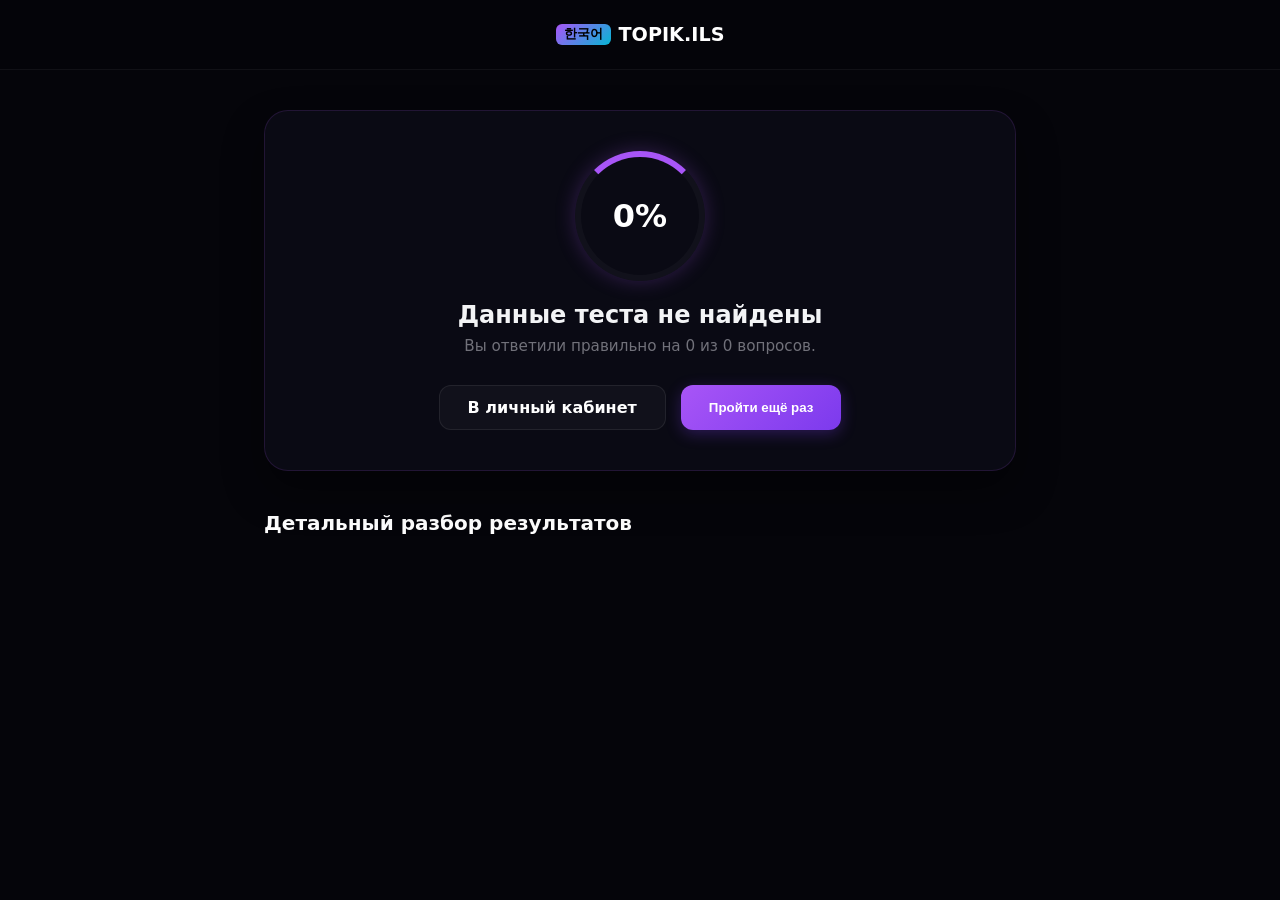
<file: review.html>
<!DOCTYPE html>
<html lang="ru">
<head>
  <meta charset="UTF-8">
  <meta name="viewport" content="width=device-width, initial-scale=1.0">
  <title>Результаты экзамена · TOPIK.ILS</title>
  <style>
    :root {
      --bg: #05050a;
      --card-bg: rgba(13, 13, 25, 0.7);
      --border: rgba(168, 85, 247, 0.15);
      --text: #f3f4f6;
      --text-muted: #71717a;
      --purple: #a855f7;
      --purple-glow: rgba(168, 85, 247, 0.25);
      --green: #10b981;
      --red: #ef4444;
    }

    * { box-sizing: border-box; margin: 0; padding: 0; transition: all 0.2s ease; }

    body {
      background-color: var(--bg);
      color: var(--text);
      font-family: system-ui, -apple-system, sans-serif;
      min-height: 100vh;
      padding-bottom: 60px;
    }

    .container { max-width: 800px; margin: 0 auto; padding: 0 24px; }

    .header {
      backdrop-filter: blur(16px); background: rgba(5, 5, 10, 0.75);
      border-bottom: 1px solid rgba(255, 255, 255, 0.05); height: 70px;
      display: flex; align-items: center; justify-content: space-between;
    }
    .logo { font-weight: 800; font-size: 1.2rem; color: #fff; text-decoration: none; display: flex; align-items: center; gap: 8px; }
    .logo-badge { background: linear-gradient(135deg, var(--purple), #06b6d4); color: #000; padding: 2px 8px; border-radius: 6px; font-size: 0.8rem; font-weight: 900; }

    /* Карточка общего результата */
    .score-card {
      background: var(--card-bg); border: 1px solid var(--border); border-radius: 24px;
      padding: 40px; margin-top: 40px; text-align: center; box-shadow: 0 20px 40px rgba(0,0,0,0.4);
      position: relative; overflow: hidden;
    }
    .score-ellipse {
      width: 130px; height: 130px; border-radius: 50%; border: 6px solid rgba(255,255,255,0.03);
      border-top-color: var(--purple); margin: 0 auto 20px auto; display: flex; align-items: center;
      justify-content: center; font-size: 2rem; font-weight: 800; color: #fff;
      box-shadow: 0 0 20px var(--purple-glow);
    }
    .score-status { font-size: 1.5rem; font-weight: 700; margin-bottom: 8px; }
    .score-meta { color: var(--text-muted); font-size: 0.95rem; margin-bottom: 30px; }

    .btn-group { display: flex; gap: 15px; justify-content: center; }
    .btn {
      padding: 12px 28px; border-radius: 12px; font-weight: 600; text-decoration: none; cursor: pointer;
    }
    .btn-primary { background: linear-gradient(135deg, var(--purple), #7c3aed); color: #fff; box-shadow: 0 4px 15px rgba(124, 58, 237, 0.3); border: none; }
    .btn-primary:hover { opacity: 0.9; transform: translateY(-1px); }
    .btn-secondary { background: rgba(255,255,255,0.03); border: 1px solid rgba(255,255,255,0.08); color: #fff; }
    .btn-secondary:hover { background: rgba(255,255,255,0.08); }

    /* Список вопросов для разбора ошибок */
    .breakdown-title { font-size: 1.25rem; font-weight: 700; margin: 40px 0 20px 0; color: #fff; }
    .q-item {
      background: var(--card-bg); border: 1px solid rgba(255,255,255,0.03); border-radius: 16px;
      padding: 20px; margin-bottom: 16px; border-left: 4px solid var(--text-muted);
    }
    .q-item.correct { border-left-color: var(--green); background: rgba(16, 185, 129, 0.02); }
    .q-item.incorrect { border-left-color: var(--red); background: rgba(239, 68, 68, 0.02); }
    
    .q-header { display: flex; justify-content: space-between; align-items: flex-start; margin-bottom: 10px; }
    .q-badge { font-size: 0.75rem; font-weight: 700; padding: 2px 8px; border-radius: 4px; }
    .correct .q-badge { background: rgba(16, 185, 129, 0.1); color: var(--green); }
    .incorrect .q-badge { background: rgba(239, 68, 68, 0.1); color: var(--red); }
    
    .q-text { font-size: 1.1rem; font-weight: 600; color: #fff; margin-bottom: 12px; }
    .q-ans-info { font-size: 0.9rem; color: var(--text-muted); display: flex; flex-direction: column; gap: 4px; }
    .q-ans-info strong { color: #fff; }
  </style>
</head>
<body>

  <header class="header">
    <div class="container header-inner">
      <a href="index.html" class="logo">
        <span class="logo-badge">한국어</span>
        <span>TOPIK.ILS</span>
      </a>
    </div>
  </header>

  <main class="container">
    <div class="score-card">
      <div class="score-ellipse" id="score-pct">0%</div>
      <div class="score-status" id="score-status">Анализ ответов...</div>
      <div class="score-meta" id="score-summary">Вы ответили правильно на 0 из 0 вопросов.</div>
      
      <div class="btn-group">
        <a href="index.html" class="btn btn-secondary">В личный кабинет</a>
        <button onclick="restartExam()" class="btn btn-primary">Пройти ещё раз</button>
      </div>
    </div>

    <h3 class="breakdown-title">Детальный разбор результатов</h3>
    <div id="breakdown-list"></div>
  </main>

  <script>
    document.addEventListener('DOMContentLoaded', () => {
      // Извлекаем сохраненные данные из sessionStorage (их туда запишет симулятор теста перед перенаправлением)
      const resultsData = JSON.parse(sessionStorage.getItem('topik_last_results'));
      
      if (!resultsData) {
        document.getElementById('score-status').textContent = "Данные теста не найдены";
        return;
      }

      const { examTitle, totalQuestions, correctCount, questions, userAnswers, examKey } = resultsData;
      const percent = Math.round((correctCount / totalQuestions) * 100);

      // Заполняем виджет результатов
      document.getElementById('score-pct').textContent = `${percent}%`;
      document.getElementById('score-summary').textContent = `Вы ответили правильно на ${correctCount} из ${totalQuestions} вопросов симулятора.`;
      
      const statusEl = document.getElementById('score-status');
      if (percent >= 80) statusEl.textContent = "합격! Великолепный результат! 🎉";
      else if (percent >= 50) statusEl.textContent = "Хороший результат, вы близки к цели! 👍";
      else statusEl.textContent = "Нужно немного потренироваться! 💪";

      // Генерируем разбор по каждому вопросу
      const listContainer = document.getElementById('breakdown-list');
      
      questions.forEach((q, idx) => {
        const userAns = userAnswers[idx];
        let isCorrect = false;

        if (q.type === 'choice') {
          isCorrect = (userAns === q.correctAnswer);
        } else if (q.type === 'write') {
          isCorrect = (userAns && userAns.trim().toLowerCase() === q.sample.trim().toLowerCase());
        }

        const item = document.createElement('div');
        item.className = `q-item ${isCorrect ? 'correct' : 'incorrect'}`;

        let userAnsText = '';
        let correctAnsText = '';

        if (q.type === 'choice') {
          userAnsText = userAns !== undefined ? q.options[userAns] : 'Нет ответа';
          correctAnsText = q.options[q.correctAnswer];
        } else {
          userAnsText = userAns ? userAns : 'Нет ответа';
          correctAnsText = q.sample;
        }

        item.innerHTML = `
          <div class="q-header">
            <span style="color:var(--text-muted); font-size:0.85rem;">Вопрос ${idx + 1} • ${q.partName.split(':')[0]}</span>
            <span class="q-badge">${isCorrect ? 'Верно' : 'Ошибка'}</span>
          </div>
          <div class="q-text">${q.text}</div>
          <div class="q-ans-info">
            <div>Ваш ответ: <strong style="color: ${isCorrect ? 'var(--green)' : 'var(--red)'}">${userAnsText}</strong></div>
            ${!isCorrect ? `<div>Правильный ответ: <strong style="color: var(--green)">${correctAnsText}</strong></div>` : ''}
          </div>
        `;
        listContainer.appendChild(item);
      });

      // Функция для перезапуска текущего теста
      window.restartExam = function() {
        window.location.href = `test.html?exam=${examKey}`;
      };
    });
  </script>
</body>
</html>
</file>
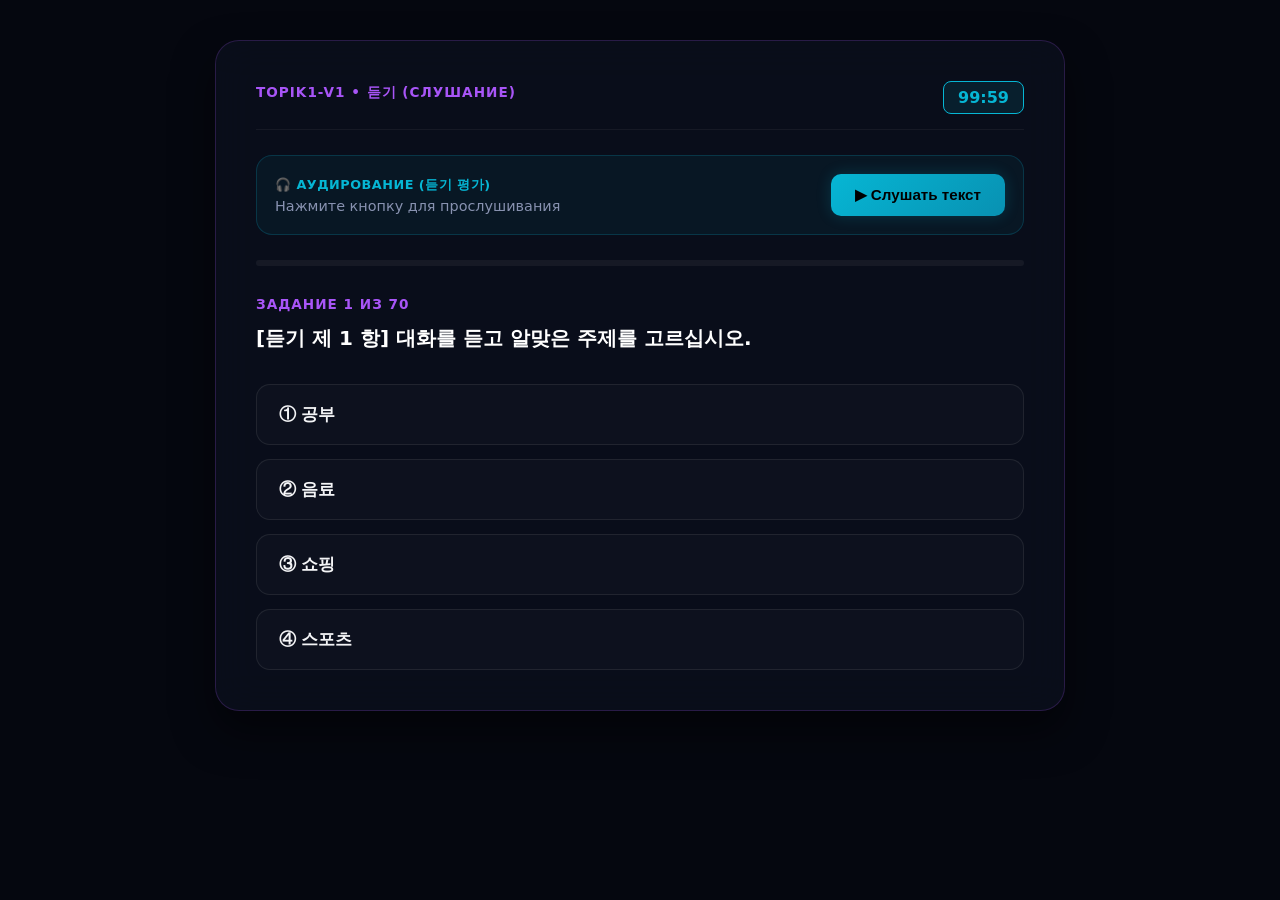
<file: test.html>
<!DOCTYPE html>
<html lang="ru">
<head>
  <meta charset="UTF-8">
  <meta name="viewport" content="width=device-width, initial-scale=1.0">
  <title>Официальный симулятор TOPIK · ILS Ultimate</title>
  <style>
    :root {
      --bg: #05070f;
      --card-bg: rgba(13, 18, 33, 0.65);
      --border: rgba(168, 85, 247, 0.2);
      --text: #f3f4f6;
      --text-muted: #8892b0;
      --purple: #a855f7;
      --cyan: #06b6d4;
    }

    * { box-sizing: border-box; margin: 0; padding: 0; transition: all 0.2s ease; }
    body { background-color: var(--bg); color: var(--text); font-family: system-ui, -apple-system, sans-serif; padding: 40px 20px; }
    .container { max-width: 850px; margin: 0 auto; }

    .test-card { background: var(--card-bg); border: 1px solid var(--border); border-radius: 24px; padding: 40px; backdrop-filter: blur(20px); box-shadow: 0 20px 40px rgba(0,0,0,0.5); }
    
    .test-header { display: flex; justify-content: space-between; align-items: center; margin-bottom: 25px; padding-bottom: 15px; border-bottom: 1px solid rgba(255,255,255,0.05); }
    .timer-badge { background: rgba(6, 182, 212, 0.1); border: 1px solid var(--cyan); color: var(--cyan); padding: 6px 14px; border-radius: 8px; font-weight: 700; font-variant-numeric: tabular-nums; }
    
    .audio-player-container {
      background: rgba(6, 182, 212, 0.06); border: 1px solid rgba(6, 182, 212, 0.2);
      border-radius: 16px; padding: 18px; margin-bottom: 25px; display: flex; align-items: center; justify-content: space-between; gap: 15px;
    }
    .audio-info { display: flex; flex-direction: column; gap: 4px; }
    .audio-label { font-size: 0.8rem; font-weight: 700; color: var(--cyan); text-transform: uppercase; letter-spacing: 0.5px; }
    .audio-status { font-size: 0.9rem; color: var(--text-muted); }
    
    .play-tts-btn {
      background: linear-gradient(135deg, var(--cyan), #0891b2); color: #000; border: none;
      padding: 12px 24px; border-radius: 10px; font-weight: 700; cursor: pointer; font-size: 0.95rem;
      display: flex; align-items: center; gap: 8px; box-shadow: 0 0 15px rgba(6, 182, 212, 0.2);
    }
    .play-tts-btn:hover { opacity: 0.9; transform: scale(1.02); }
    .play-tts-btn:disabled { background: #27272a; color: #71717a; cursor: not-allowed; box-shadow: none; }

    .progress-bar { width: 100%; height: 6px; background: rgba(255,255,255,0.05); border-radius: 10px; margin-bottom: 30px; overflow: hidden; }
    .progress-fill { height: 100%; background: linear-gradient(90deg, var(--purple), var(--cyan)); width: 0%; }
    
    .q-meta { font-size: 0.85rem; color: var(--purple); font-weight: 700; text-transform: uppercase; letter-spacing: 1px; margin-bottom: 10px; }
    .q-text { font-size: 1.25rem; font-weight: 700; margin-bottom: 30px; line-height: 1.6; color: #fff; white-space: pre-line; }

    .options-group { display: grid; grid-template-columns: 1fr; gap: 14px; }
    .option-btn {
      background: rgba(255,255,255,0.02); border: 1px solid rgba(255,255,255,0.08); border-radius: 14px;
      padding: 18px 22px; text-align: left; color: var(--text); font-size: 1.05rem; font-weight: 600; cursor: pointer;
    }
    .option-btn:hover { background: rgba(168, 85, 247, 0.08); border-color: rgba(168, 85, 247, 0.4); }
    .option-btn:disabled { cursor: not-allowed; opacity: 0.5; }

    .essay-area {
      width: 100%; background: rgba(0, 0, 0, 0.4); border: 1px solid rgba(255,255,255,0.1); border-radius: 14px;
      padding: 18px; color: #fff; font-size: 1.1rem; font-family: inherit; margin-bottom: 15px; resize: vertical;
    }
    .essay-area:focus { border-color: var(--cyan); outline: none; }
    .char-counter { font-size: 0.85rem; color: var(--text-muted); text-align: right; margin-bottom: 20px; }

    .action-btn {
      background: linear-gradient(135deg, var(--purple), #7c3aed); color: #fff; border: none;
      padding: 15px 35px; border-radius: 12px; font-weight: 700; cursor: pointer; font-size: 1rem;
    }
    .action-btn:hover { opacity: 0.9; transform: translateY(-1px); }
  </style>
</head>
<body>

  <main class="container">
    <div class="test-card">
      <div class="test-header">
        <div class="q-meta" id="exam-title">Подготовка базы данных...</div>
        <div class="timer-badge" id="timer">00:00</div>
      </div>
      
      <div id="audio-zone" style="display: none;">
        <div class="audio-player-container">
          <div class="audio-info">
            <div class="audio-label">🎧 Аудирование (듣기 평가)</div>
            <div class="audio-status" id="tts-status">Нажмите кнопку для прослушивания</div>
          </div>
          <button class="play-tts-btn" id="tts-trigger-btn">▶ Слушать текст</button>
        </div>
      </div>
      
      <div class="progress-bar"><div class="progress-fill" id="progress"></div></div>
      <div class="q-meta" id="q-number">Задание 1</div>
      <div class="q-text" id="q-text">Пожалуйста, подождите...</div>
      
      <div id="interaction-zone"></div>
    </div>
  </main>

  <script>
    (() => {
      'use strict';

      const urlParams = new URLSearchParams(window.location.search);
      const examKey = urlParams.get('exam') || 'topik1-v1';
      
      const variantNum = parseInt(examKey.replace(/[^0-9]/g, '')) || 1;
      const isTopik2 = examKey.includes('topik2');

      const t1Data = {
        subjects: ['우체부', '은행원', '경찰관', '선생님', '요리사', '의사', '가수', '학생', '친구', '어머니', '아버지', '동생', '누나', '형', '할머니', '할아버지'],
        actions: ['편지를 보냅니다', '돈을 찾습니다', '길을 안내합니다', '책을 읽습니다', '음식을 만듭니다', '환자를 고칩니다', '노래를 부릅니다', '공부를 합니다', '커피를 마십니다', '빵을 삽니다', '운동을 합니다', '잠을 잡니다'],
        places: ['우체국', '한국 은행', '경찰서', '도서관', '식당', '병원', '백화점', '대학교', '커피숍', '시장', '체육관', '집'],
        categories: ['직업', '경제', '안전', '교육', '음식', '의학', '예술', '공부', '음료', '쇼핑', '스포츠', '가정']
      };

      const t2Data = {
        subjects: ['정부의 강력한 부동산 대책이', '인공지능의 급격한 기술 발전이', '일회용품 규제를 향한 법안이', '고령화 사회에 따른 국가 예산이', '온라인 쇼핑 플랫폼의 혁신이', '전통예술을 보존하려는 노력이', '아동기 교육 환경의 변화가', '다문화 가정을 위한 복지 정책이', '기후 변화에 대처하는 글로벌 연대가', '기업들의 신재생 에너지 투자가'],
        conditions: ['시행된 지 얼마 지나지 않아', '노동 시장의 구조적 한계 속에서', '시민들의 적극적인 동참 유도와 함께', '사회적 합의를 도출해내는 과정에서', '소비자 패턴의 정밀한 분석을 거쳐', '전문가들의 치열한 토론 끝에', '학부모들의 기대와 우려 속에서', '인프라 구축이 시급한 상황임에도', '국제적 기준을 충족하기 위하여', '시장 경쟁력 확보를 목표로 삼아'],
        endings: ['중요한 변화를 이끌어내기 시작했습니다', '예상치 못한 문제점에 직면하게 되었습니다', '긍정적인 시장 반응을 얻고 있습니다', '사회 전반에 큰 파장을 일으켰습니다', '시민들의 다양한 의견을 수렴하고 있습니다']
      };

      function makeTopik1() {
        let list = [];
        for (let i = 1; i <= 70; i++) {
          const isListening = i <= 30;
          const section = isListening ? '듣기 (Слушание)' : '읽기 (Чтение)';
          
          const sIdx = (i + variantNum * 2) % t1Data.subjects.length;
          const aIdx = (i + variantNum * 3) % t1Data.actions.length;
          const pIdx = (i + variantNum * 4) % t1Data.places.length;

          const options = [
            `① ${t1Data.categories[sIdx]}`,
            `② ${t1Data.categories[(sIdx + 1) % t1Data.categories.length]}`,
            `③ ${t1Data.categories[(sIdx + 2) % t1Data.categories.length]}`,
            `④ ${t1Data.categories[(sIdx + 3) % t1Data.categories.length]}`
          ];

          const ttsScript = `제 ${i}번 문제입니다. 다음을 잘 듣고 질문에 맞는 답을 선택하십시오. ${t1Data.subjects[sIdx]}은 ${t1Data.places[pIdx]}에서 ${t1Data.actions[aIdx]}. 다시 들으십시오.`;

          list.push({
            type: 'choice',
            section: section,
            text: isListening 
              ? `[듣기 제 ${i} 항] 대화를 듣고 알맞은 주제를 고르십시오.`
              : `[읽기 제 ${i} 항] 다음 문장을 읽고 알맞은 단어를 선택하십시오.\n"${t1Data.subjects[sIdx]}은 주로 ${t1Data.places[pIdx]} 근처에서 ${t1Data.actions[aIdx]}."`,
            options: options,
            answer: (i % 4) + 1,
            speechText: isListening ? ttsScript : null
          });
        }
        return list;
      }

      function makeTopik2() {
        let list = [];
        
        for (let i = 1; i <= 50; i++) {
          const subIdx = (i + variantNum) % t2Data.subjects.length;
          const condIdx = (i + variantNum + 2) % t2Data.conditions.length;
          const endIdx = (i + variantNum + 4) % t2Data.endings.length;

          const ttsScript = `제 ${i}번 문제입니다. 다음 강연을 듣고 여자의 중심 생각과 가장 일치하는 것을 고르십시오. 최근 논란이 되고 있는 ${t2Data.subjects[subIdx]} 상황 속에서, 결과적으로는 ${t2Data.conditions[condIdx]} ${t2Data.endings[endIdx]}.`;

          const options = [
            `① ${t2Data.subjects[subIdx]} 해결책을 신속히 마련해야 한다.`,
            `② ${t2Data.conditions[condIdx]} 규제를 강화해야 할 필요가 있다.`,
            `③ 사회 구성원들의 소통을 통해 문제를 다루어야 한다.`,
            `④ 현실적인 조건을 고려한 장기적인 계획을 수립해야 한다.`
          ];

          list.push({
            type: 'choice',
            section: '듣기 (Слушание)',
            text: `[듣기 제 ${i} 항] 다음 담화를 듣고 질문에 맞는 알맞은 답을 고르십시오.`,
            options: options,
            answer: (i % 4) + 1,
            speechText: ttsScript
          });
        }

        const writingData = [
          { q: '51', txt: `[쓰기 제 51 항] 다음 메일을 읽고 빈칸에 알맞은 비즈니스 경어를 채우십시오.\n\n"수신: 인사팀장님\n보내주신 연수 일정표는 잘 [ ㄱ ]. 다만 개인 사정으로 화요일 세션은 참석이 [ ㄴ ]."` },
          { q: '52', txt: `[쓰기 제 52 항] 다음 글의 빈칸에 학술적 정의에 맞는 단어를 기술하십시오.\n\n"경제학에서 기회비용이란 하나의 선택을 위해 포기해야 하는 가치를 [ ㄱ ]. 영리한 소비자라면 소비 행위 전에 반드시 비용을 [ ㄴ ]."` },
          { q: '53', txt: `[쓰기 제 53 항] 다음 그래프를 토대로 한국의 '전기차 보급 추이 및 향후 전망'에 대한 설명문을 작성하십시오 (200~300자).\n\n• 조사 기재: 국토교통부\n• 현황 핵심: 충전 인프라의 확충이 보급 속도 가속화의 주 원인으로 작용함` },
          { q: '54', txt: `[쓰기 제 54 항] '현대인의 고독사 및 1인 가구 고립 문제'에 대해 자신의 논리를 전개하십시오 (600~700자).\n\n1. 1인 가구 증가가 불러오는 사회적 소외감의 원인\n2. 이를 극복하기 위한 지역 공동체의 역할\n3. 정부 차원의 예방 복지 시스템 구체화 방안` }
        ];

        writingData.forEach(wd => {
          list.push({ type: 'write', section: `쓰기 (Письмо) — Q${wd.q}`, text: wd.txt, speechText: null });
        });

        for (let i = 55; i <= 104; i++) {
          const subIdx = (i + variantNum * 2) % t2Data.subjects.length;
          const condIdx = (i + variantNum * 3) % t2Data.conditions.length;
          const endIdx = (i + variantNum * 4) % t2Data.endings.length;

          const options = [
            `① ${t2Data.endings[endIdx]}`,
            `② ${t2Data.endings[(endIdx + 1) % t2Data.endings.length]}`,
            `③ ${t2Data.endings[(endIdx + 2) % t2Data.endings.length]}`,
            `④ ${t2Data.endings[(endIdx + 3) % t2Data.endings.length]}`
          ];

          list.push({
            type: 'choice',
            section: '읽기 (Чтение)',
            text: `[읽기 제 ${i - 4} 항] 다음 지문을 읽고 빈칸에 가장 알맞은 표현을 선택하십시오.\n\n"현대 사회에서 분석가들은 융합 연구에 집중한다. 특히 ${t2Data.subjects[subIdx]} 측면은 ${t2Data.conditions[condIdx]} 결국 ( ) 현상을 초래한다."`,
            options: options,
            answer: (i % 4) + 1,
            speechText: null
          });
        }

        return list;
      }

      // Назначение пула вопросов строго на основе значения флага isTopik2
      const questions = Object.freeze(isTopik2 ? makeTopik2() : makeTopik1());

      let currentIdx = 0;
      const userAnswers = new Array(questions.length).fill(null);
      let timeLeft = isTopik2 ? 180 * 60 : 100 * 60;

      function speakKoreanText(text) {
        if (!('speechSynthesis' in window)) {
          alert('Речевой движок недоступен. Используйте Chrome на ПК.');
          return;
        }
        window.speechSynthesis.cancel();
        const utterance = new SpeechSynthesisUtterance(text);
        utterance.lang = 'ko-KR';
        utterance.rate = 0.88;

        const statusEl = document.getElementById('tts-status');
        const btn = document.getElementById('tts-trigger-btn');

        utterance.onstart = () => { statusEl.textContent = '🔊 ИИ читает уникальный корейский текст...'; btn.disabled = true; };
        utterance.onend = () => { statusEl.textContent = '✅ Запись прослушана. Выберите ответ.'; btn.disabled = false; };
        utterance.onerror = () => { statusEl.textContent = '❌ Сбой воспроизведения.'; btn.disabled = false; };

        window.speechSynthesis.speak(utterance);
      }

      function startTimer() {
        const timerEl = document.getElementById('timer');
        const interval = setInterval(() => {
          if (timeLeft <= 0) { clearInterval(interval); finishExam(); return; }
          timeLeft--;
          const mins = Math.floor(timeLeft / 60);
          const secs = timeLeft % 60;
          timerEl.textContent = `${mins.toString().padStart(2, '0')}:${secs.toString().padStart(2, '0')}`;
        }, 1000);
      }

      function renderQuestion() {
        if (currentIdx >= questions.length) { finishExam(); return; }
        window.speechSynthesis.cancel();

        const q = questions[currentIdx];
        
        document.getElementById('progress').style.width = `${(currentIdx / questions.length) * 100}%`;
        document.getElementById('exam-title').textContent = `${examKey.toUpperCase()} • ${q.section}`;
        document.getElementById('q-number').textContent = `Задание ${currentIdx + 1} из ${questions.length}`;
        document.getElementById('q-text').textContent = q.text;

        const audioZone = document.getElementById('audio-zone');
        const btn = document.getElementById('tts-trigger-btn');
        const statusEl = document.getElementById('tts-status');

        if (q.speechText) {
          audioZone.style.display = 'block';
          statusEl.textContent = 'Нажмите кнопку для прослушивания';
          btn.disabled = false;
          btn.onclick = () => speakKoreanText(q.speechText);
        } else {
          audioZone.style.display = 'none';
        }

        const zone = document.getElementById('interaction-zone');
        zone.innerHTML = '';

        if (q.type === 'choice') {
          const wrapper = document.createElement('div');
          wrapper.className = 'options-group';
          q.options.forEach((opt, index) => {
            const btnOpt = document.createElement('button');
            btnOpt.className = 'option-btn';
            btnOpt.textContent = opt;
            btnOpt.onclick = () => saveChoiceAnswer(index + 1);
            wrapper.appendChild(btnOpt);
          });
          zone.appendChild(wrapper);
        } else if (q.type === 'write') {
          const textarea = document.createElement('textarea');
          textarea.className = 'essay-area';
          textarea.rows = q.section.includes('Q54') ? 10 : 4;
          textarea.placeholder = '답안을 한국어로 입력하십시오...';
          textarea.id = 'essay-field';

          const counter = document.createElement('div');
          counter.className = 'char-counter';
          counter.textContent = 'Знаков: 0';
          textarea.oninput = (e) => { counter.textContent = `Знаков: ${e.target.value.length}`; };

          const submitBtn = document.createElement('button');
          submitBtn.className = 'action-btn';
          submitBtn.textContent = 'Зафиксировать ответ и перейти далее';
          submitBtn.onclick = () => saveWriteAnswer();

          zone.appendChild(textarea);
          zone.appendChild(counter);
          zone.appendChild(submitBtn);
        }
      }

      function saveChoiceAnswer(selectedOption) {
        userAnswers[currentIdx] = selectedOption;
        currentIdx++;
        renderQuestion();
      }

      function saveWriteAnswer() {
        const field = document.getElementById('essay-field');
        if (!field || !field.value.trim()) { alert('Поле ввода пустое.'); return; }
        userAnswers[currentIdx] = field.value.trim();
        currentIdx++;
        renderQuestion();
      }

      function finishExam() {
        let correctCount = 0;
        questions.forEach((q, idx) => {
          const uAns = userAnswers[idx];
          if (q.type === 'choice' && Number(uAns) === Number(q.answer)) correctCount++;
          if (q.type === 'write' && String(uAns).length > 5) correctCount++;
        });

        const resultsPayload = {
          examKey: examKey,
          totalQuestions: questions.length,
          correctCount: correctCount,
          questions: questions.map(q => ({ type: q.type, text: q.text })),
          userAnswers: userAnswers
        };

        sessionStorage.setItem('topik_last_results', JSON.stringify(resultsPayload));
        window.location.href = 'results.html';
      }

      document.addEventListener('DOMContentLoaded', () => { startTimer(); renderQuestion(); });
    })();
  </script>
</body>
</html>
</file>
